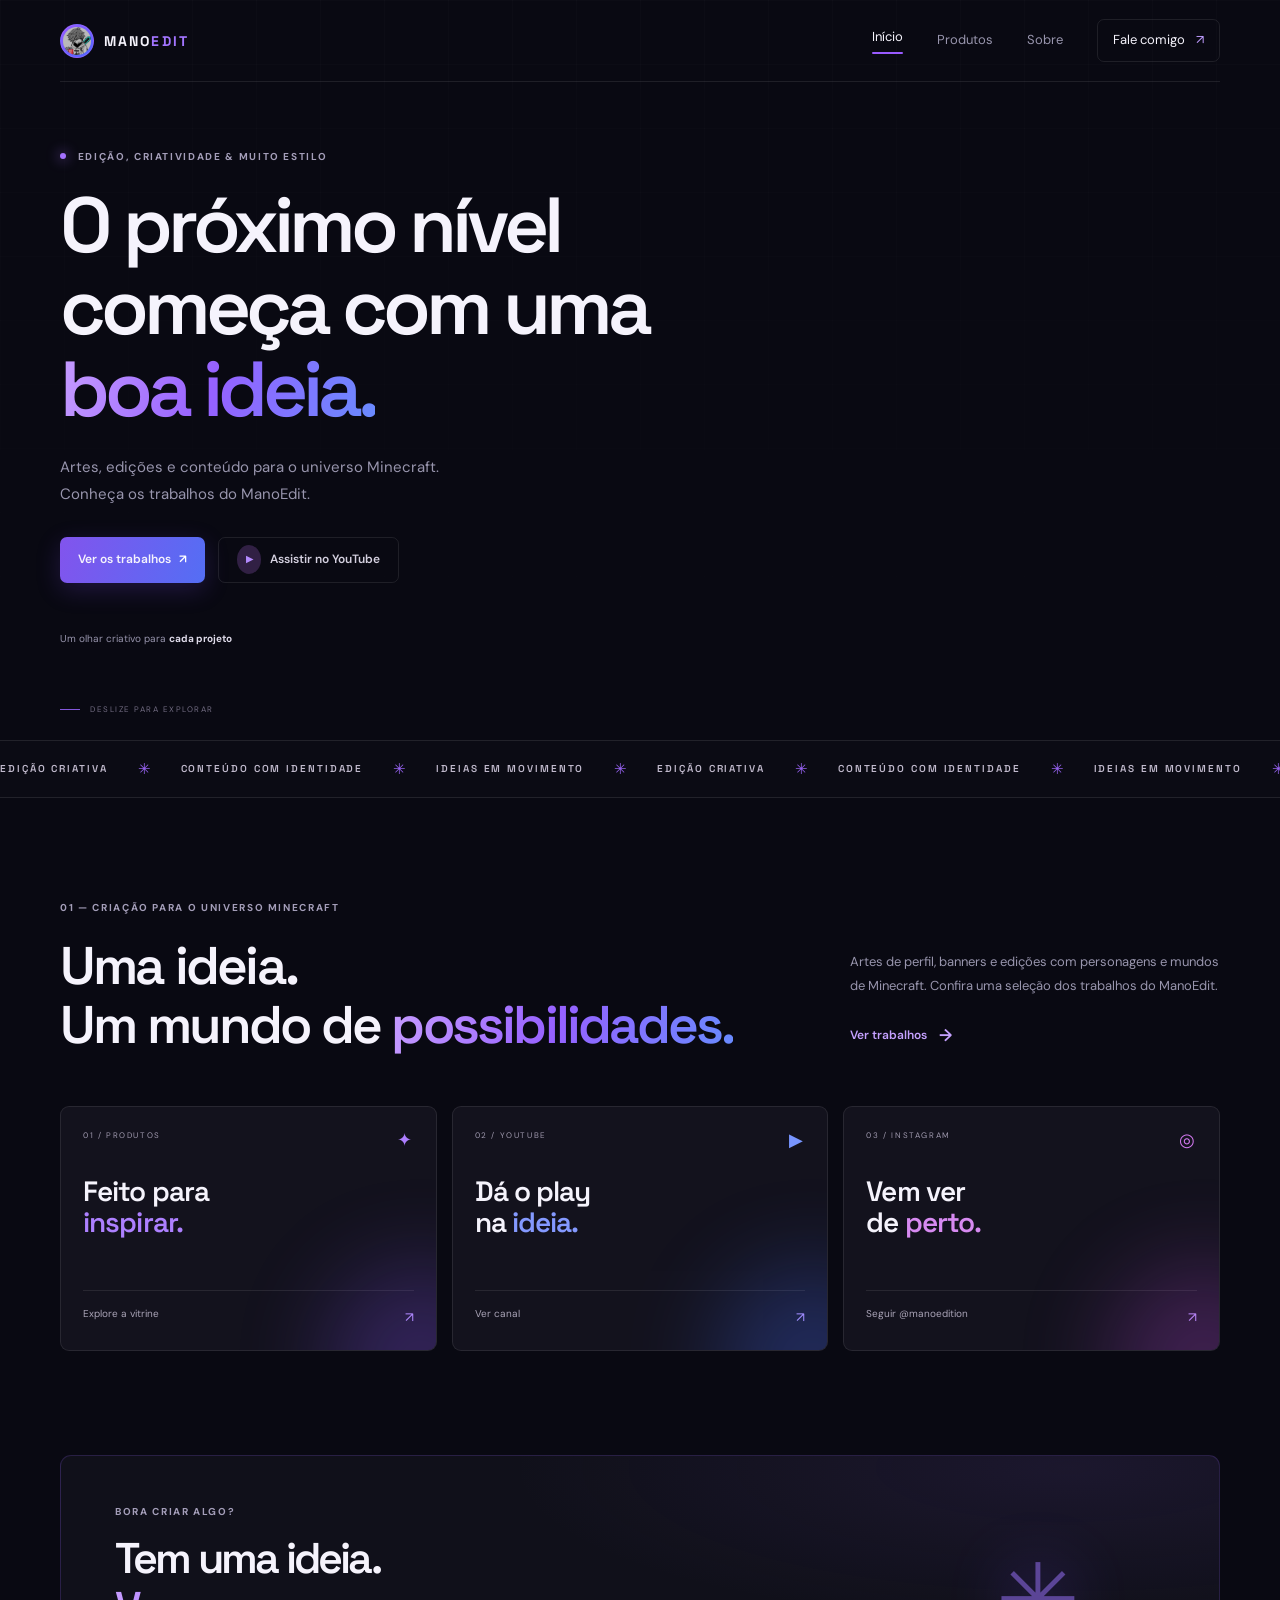
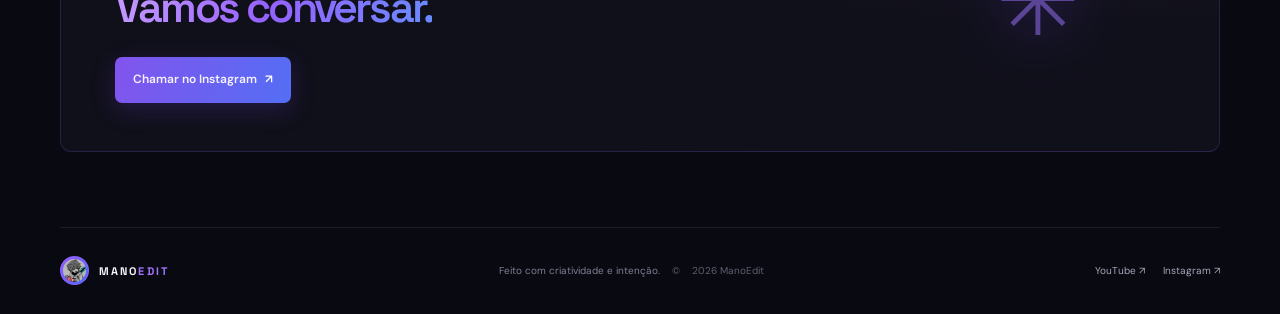
<file: index.html>
<!doctype html>
<html lang="pt-BR">
<head>
  <meta charset="utf-8">
  <meta name="viewport" content="width=device-width, initial-scale=1">
  <meta name="theme-color" content="#090912">
  <meta name="description" content="Conheça o universo ManoEdit: edições, artes para Minecraft e novidades em um só lugar.">
  <title>ManoEdit — Crie sem limites</title>
  <link rel="icon" href="assets/favicon.svg" type="image/svg+xml">
  <link rel="preconnect" href="https://fonts.googleapis.com">
  <link rel="preconnect" href="https://fonts.gstatic.com" crossorigin>
  <link href="https://fonts.googleapis.com/css2?family=DM+Sans:wght@400;500;600;700&family=Space+Grotesk:wght@400;500;600;700&display=swap" rel="stylesheet">
  <link rel="stylesheet" href="assets/css/style.css">
  <script src="assets/js/main.js" defer></script>
</head>
<body>
  <header class="site-header"><a class="brand" href="index.html" aria-label="ManoEdit, página inicial"><span class="brand-mark"><img src="assets/images/manoedit-perfil.jpg" alt=""></span><span class="brand-name">MANO<span>EDIT</span></span></a><button class="menu-toggle" aria-label="Abrir menu" aria-expanded="false"><span></span><span></span></button><nav class="main-nav" aria-label="Navegação principal"><a class="active" href="index.html">Início</a><a href="produtos.html">Produtos</a><a href="sobre.html">Sobre</a><a class="nav-cta" href="https://www.instagram.com/manoedition/" target="_blank" rel="noopener noreferrer">Fale comigo <span>↗</span></a></nav></header>
  <main>
    <section class="hero section-wrap"><div class="hero-copy"><p class="eyebrow"><span class="live-dot"></span> EDIÇÃO, CRIATIVIDADE &amp; MUITO ESTILO</p><h1>O próximo nível<br>começa com uma <span class="gradient-text">boa ideia.</span></h1><p class="hero-description">Artes, edições e conteúdo para o universo Minecraft. Conheça os trabalhos do ManoEdit.</p><div class="hero-actions"><a class="button button-primary" href="produtos.html">Ver os trabalhos <span>↗</span></a><a class="button button-quiet" href="https://www.youtube.com/@manoedition" target="_blank" rel="noopener noreferrer"><span class="play-icon">▶</span> Assistir no YouTube</a></div><div class="hero-social-proof"><p>Um olhar criativo para <strong>cada projeto</strong></p></div></div><div class="scroll-hint"><span></span> DESLIZE PARA EXPLORAR</div></section>
    <section class="ticker" aria-label="Especialidades"><div class="ticker-track"><span>EDIÇÃO CRIATIVA</span><i>✳</i><span>CONTEÚDO COM IDENTIDADE</span><i>✳</i><span>IDEIAS EM MOVIMENTO</span><i>✳</i><span>EDIÇÃO CRIATIVA</span><i>✳</i><span>CONTEÚDO COM IDENTIDADE</span><i>✳</i><span>IDEIAS EM MOVIMENTO</span><i>✳</i></div></section>
    <section class="section-wrap intro-section"><div><p class="eyebrow">01 — CRIAÇÃO PARA O UNIVERSO MINECRAFT</p><h2>Uma ideia.<br>Um mundo de <span class="gradient-text">possibilidades.</span></h2></div><div class="intro-side"><p>Artes de perfil, banners e edições com personagens e mundos de Minecraft. Confira uma seleção dos trabalhos do ManoEdit.</p><a class="text-link" href="produtos.html">Ver trabalhos <span>→</span></a></div></section>
    <section class="section-wrap feature-grid" aria-label="Explore o ManoEdit"><a class="feature-card feature-purple" href="produtos.html"><span class="feature-index">01 / PRODUTOS</span><span class="feature-icon">✦</span><span class="feature-title">Feito para<br><em>inspirar.</em></span><span class="feature-footer">Explore a vitrine <b>↗</b></span></a><a class="feature-card feature-blue" href="https://www.youtube.com/@manoedition" target="_blank" rel="noopener noreferrer"><span class="feature-index">02 / YOUTUBE</span><span class="feature-icon">▶</span><span class="feature-title">Dá o play<br>na <em>ideia.</em></span><span class="feature-footer">Ver canal <b>↗</b></span></a><a class="feature-card feature-pink" href="https://www.instagram.com/manoedition/" target="_blank" rel="noopener noreferrer"><span class="feature-index">03 / INSTAGRAM</span><span class="feature-icon">◎</span><span class="feature-title">Vem ver<br>de <em>perto.</em></span><span class="feature-footer">Seguir @manoedition <b>↗</b></span></a></section>
    <section class="section-wrap home-cta"><p class="eyebrow">BORA CRIAR ALGO?</p><h2>Tem uma ideia.<br><span class="gradient-text">Vamos conversar.</span></h2><a class="button button-primary" href="https://www.instagram.com/manoedition/" target="_blank" rel="noopener noreferrer">Chamar no Instagram <span>↗</span></a><div class="cta-star">✳</div></section>
  </main>
  <footer class="site-footer"><a class="brand" href="index.html"><span class="brand-mark"><img src="assets/images/manoedit-perfil.jpg" alt=""></span><span class="brand-name">MANO<span>EDIT</span></span></a><p>Feito com criatividade e intenção. <span>© <span data-year></span> ManoEdit</span></p><div class="footer-links"><a href="https://www.youtube.com/@manoedition" target="_blank" rel="noopener noreferrer">YouTube ↗</a><a href="https://www.instagram.com/manoedition/" target="_blank" rel="noopener noreferrer">Instagram ↗</a></div></footer>
</body></html>
</file>
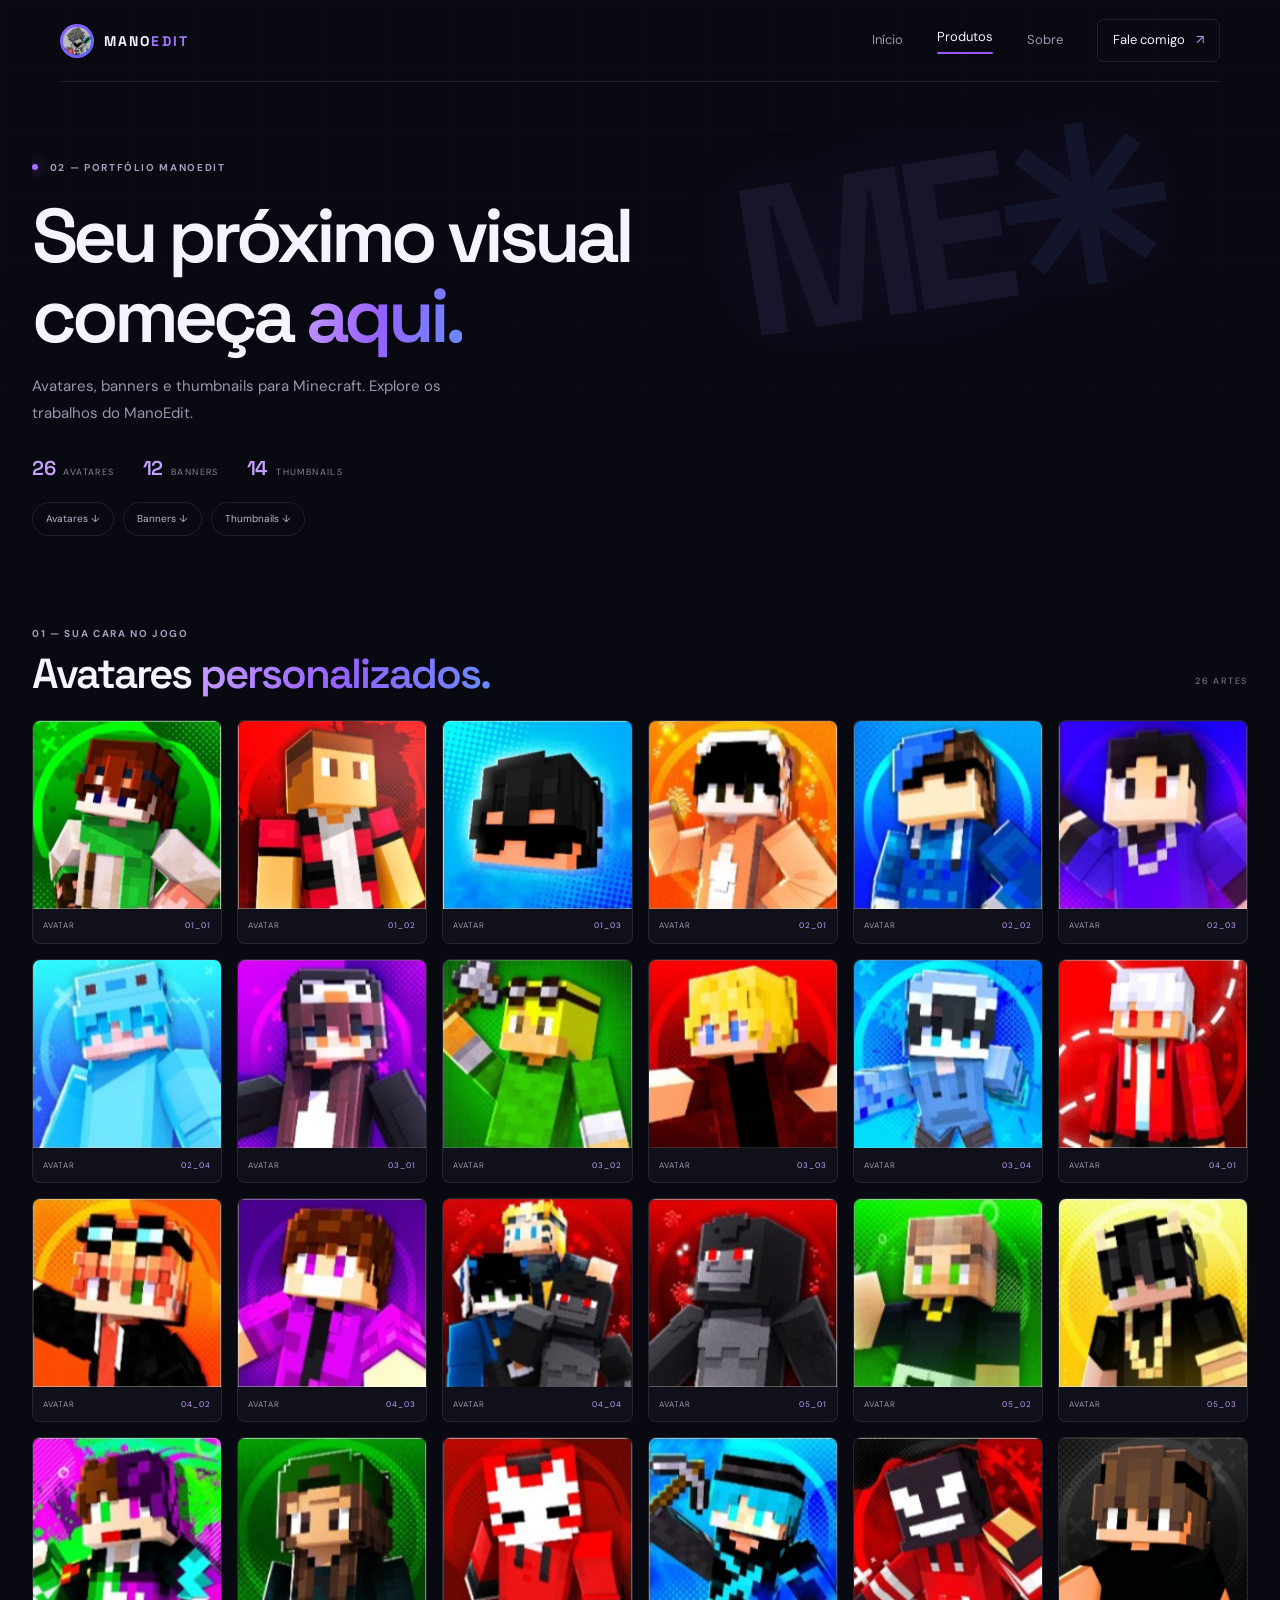
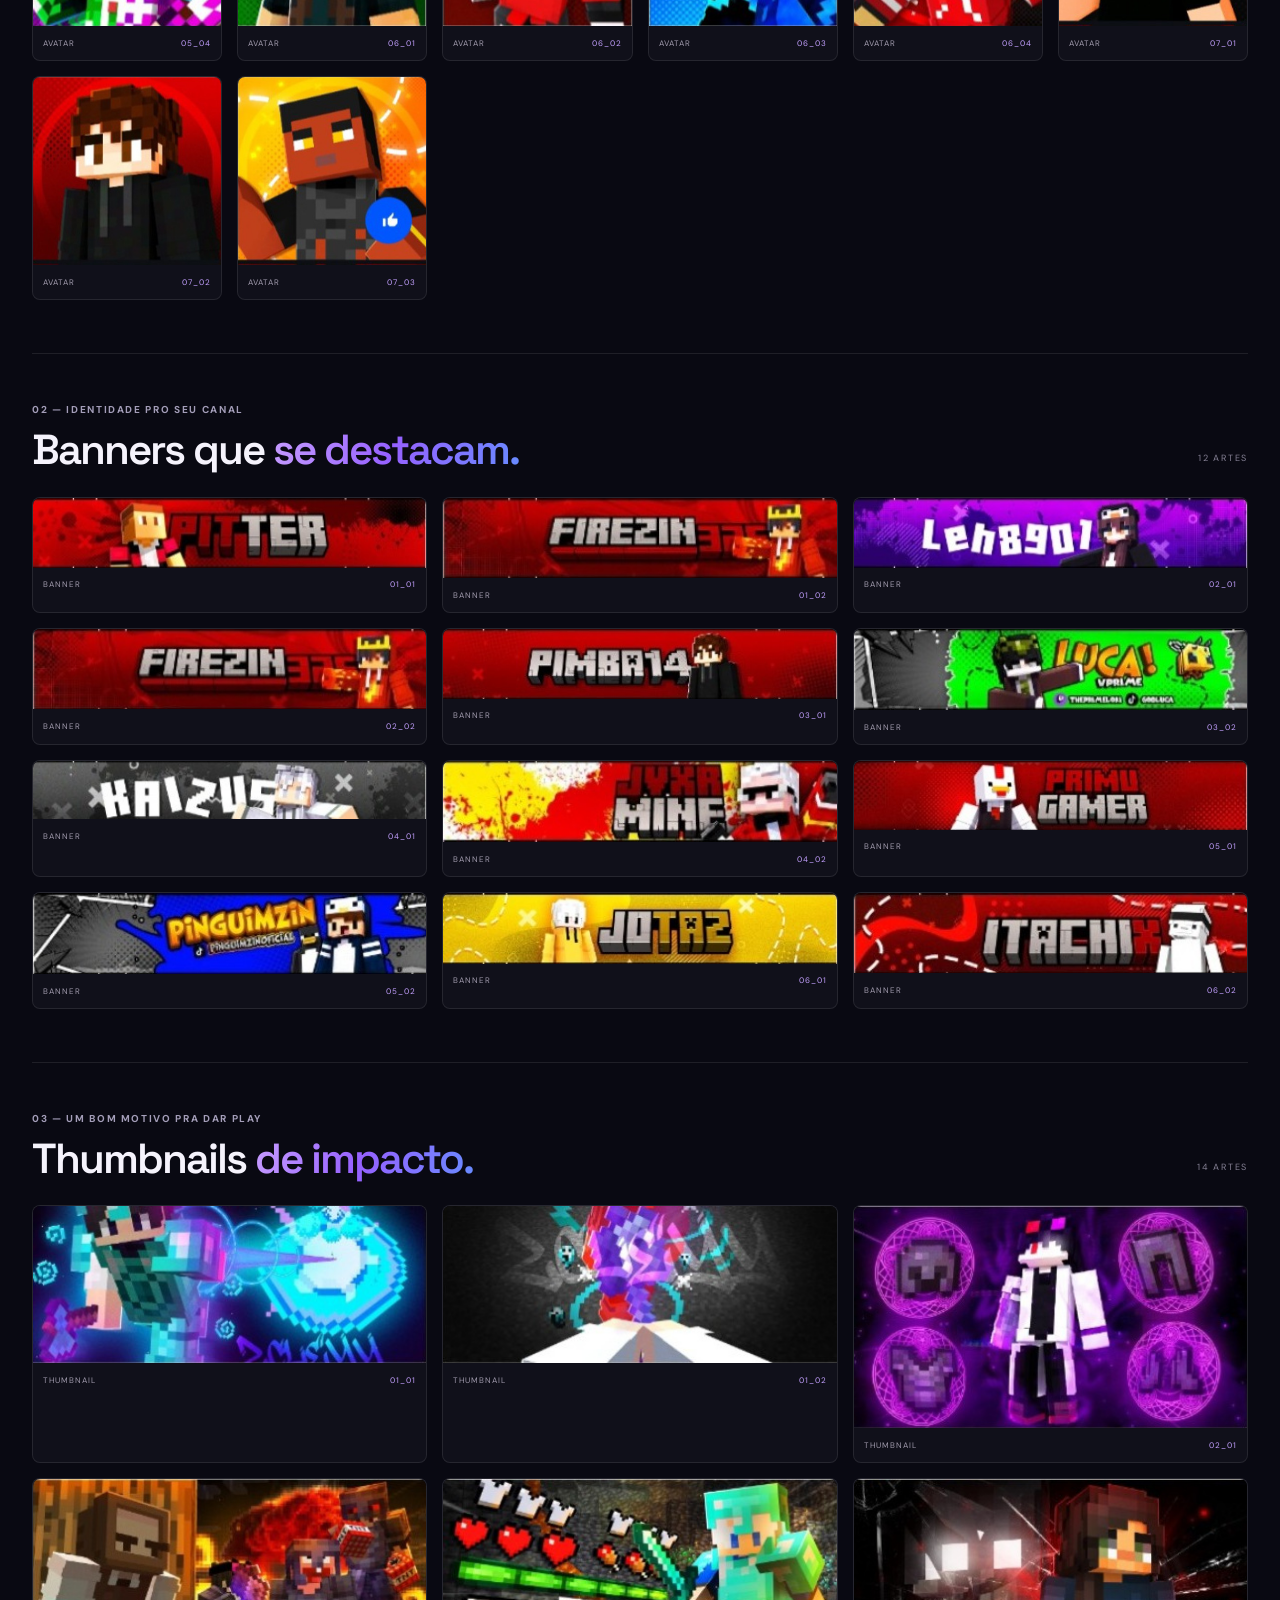
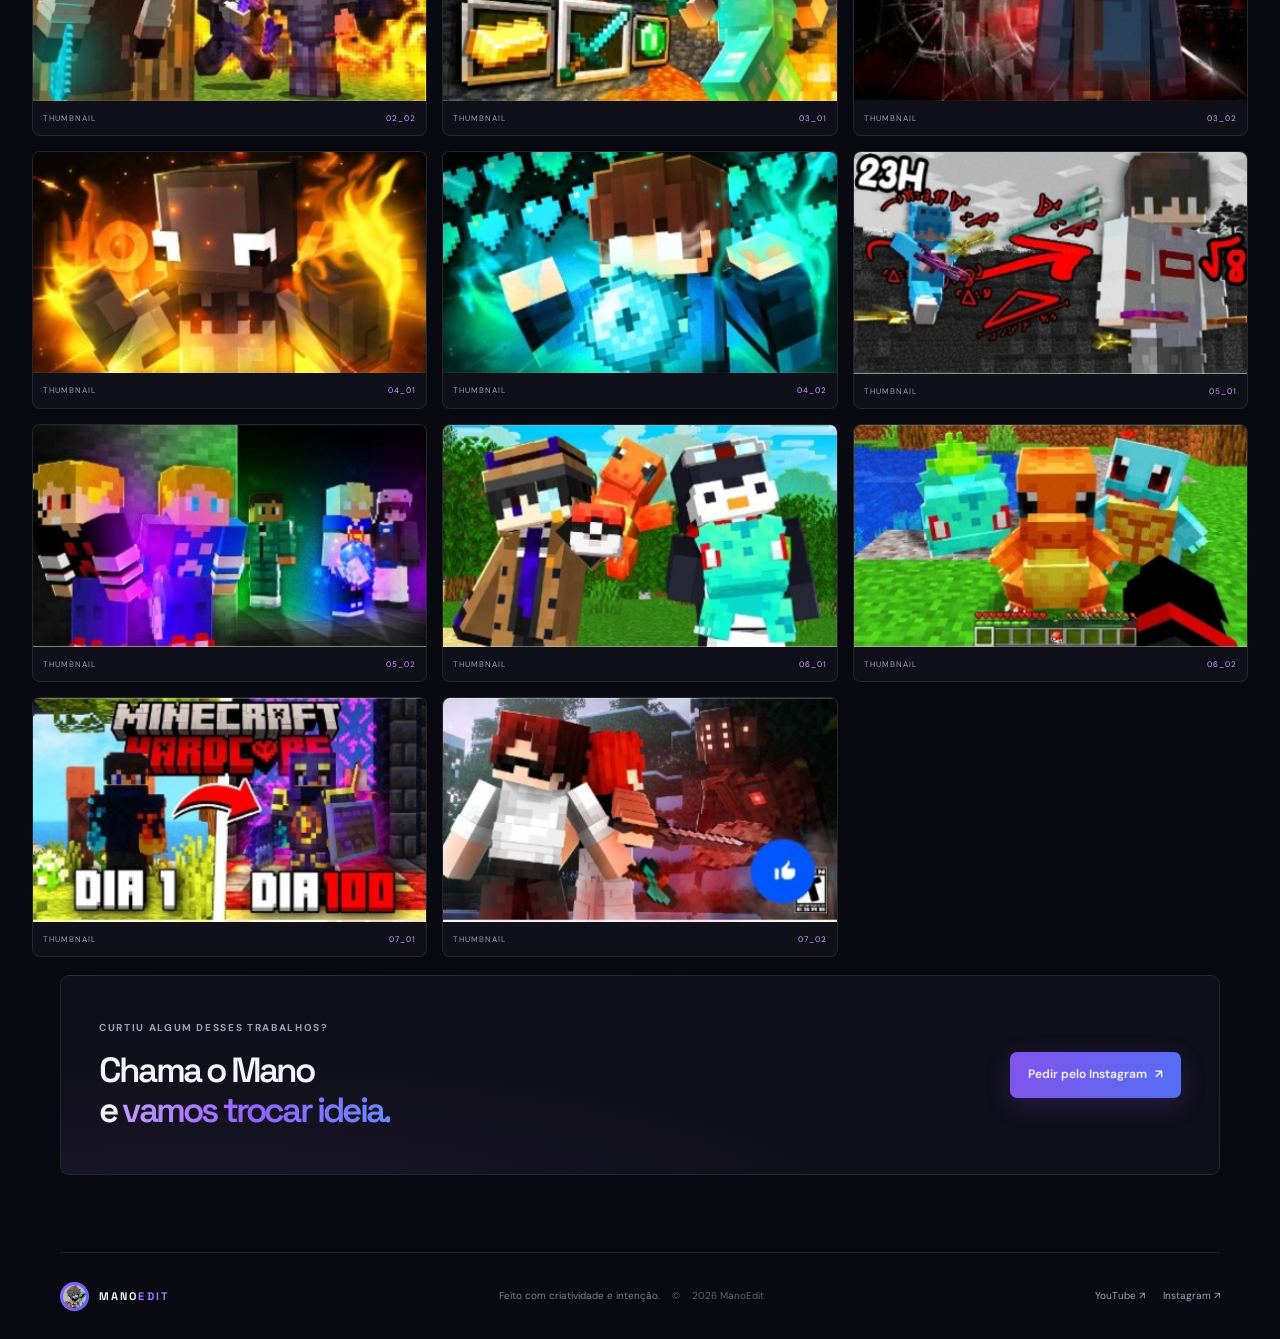
<file: produtos.html>
<!doctype html>
<html lang="pt-BR">
<head>
  <meta charset="utf-8">
  <meta name="viewport" content="width=device-width, initial-scale=1">
  <meta name="theme-color" content="#090912">
  <meta name="description" content="Portfólio ManoEdit: avatares, banners e thumbnails de Minecraft.">
  <title>Portfólio — ManoEdit</title>
  <link rel="icon" href="assets/favicon.svg" type="image/svg+xml">
  <link rel="preconnect" href="https://fonts.googleapis.com">
  <link rel="preconnect" href="https://fonts.gstatic.com" crossorigin>
  <link href="https://fonts.googleapis.com/css2?family=DM+Sans:wght@400;500;600;700&family=Space+Grotesk:wght@400;500;600;700&display=swap" rel="stylesheet">
  <link rel="stylesheet" href="assets/css/style.css">
  <script src="assets/js/main.js" defer></script>
</head>
<body>
  <header class="site-header"><a class="brand" href="index.html" aria-label="ManoEdit, página inicial"><span class="brand-mark"><img src="assets/images/manoedit-perfil.jpg" alt=""></span><span class="brand-name">MANO<span>EDIT</span></span></a><button class="menu-toggle" aria-label="Abrir menu" aria-expanded="false"><span></span><span></span></button><nav class="main-nav" aria-label="Navegação principal"><a href="index.html">Início</a><a class="active" href="produtos.html">Produtos</a><a href="sobre.html">Sobre</a><a class="nav-cta" href="https://www.instagram.com/manoedition/" target="_blank" rel="noopener noreferrer">Fale comigo <span>↗</span></a></nav></header>
  <main>
    <section class="page-hero products-hero section-wrap"><p class="eyebrow"><span class="live-dot"></span> 02 — PORTFÓLIO MANOEDIT</p><h1>Seu próximo visual<br>começa <span class="gradient-text">aqui.</span></h1><p class="hero-description">Avatares, banners e thumbnails para Minecraft. Explore os trabalhos do ManoEdit.</p><div class="page-hero-decoration">ME<span>✳</span></div><div class="product-totals"><span><b>26</b> AVATARES</span><span><b>12</b> BANNERS</span><span><b>14</b> THUMBNAILS</span></div><nav class="products-jump" aria-label="Categorias do portfólio"><a href="#avatares">Avatares ↓</a><a href="#banners">Banners ↓</a><a href="#thumbnails">Thumbnails ↓</a></nav></section>
    <section class="gallery-section catalog-wide" id="avatares"><div class="gallery-heading"><div><p class="eyebrow">01 — SUA CARA NO JOGO</p><h2>Avatares <span class="gradient-text">personalizados.</span></h2></div><span class="catalog-count">26 ARTES</span></div><div class="portfolio-grid avatar-grid">        <figure class="portfolio-item avatar-item"><img src="assets/images/portfolio/avatars/avatar_01_01.jpg" alt="Arte de perfil personalizada para Minecraft" loading="lazy" decoding="async"><figcaption>Avatar <span>01_01</span></figcaption></figure>
        <figure class="portfolio-item avatar-item"><img src="assets/images/portfolio/avatars/avatar_01_02.jpg" alt="Arte de perfil personalizada para Minecraft" loading="lazy" decoding="async"><figcaption>Avatar <span>01_02</span></figcaption></figure>
        <figure class="portfolio-item avatar-item"><img src="assets/images/portfolio/avatars/avatar_01_03.jpg" alt="Arte de perfil personalizada para Minecraft" loading="lazy" decoding="async"><figcaption>Avatar <span>01_03</span></figcaption></figure>
        <figure class="portfolio-item avatar-item"><img src="assets/images/portfolio/avatars/avatar_02_01.jpg" alt="Arte de perfil personalizada para Minecraft" loading="lazy" decoding="async"><figcaption>Avatar <span>02_01</span></figcaption></figure>
        <figure class="portfolio-item avatar-item"><img src="assets/images/portfolio/avatars/avatar_02_02.jpg" alt="Arte de perfil personalizada para Minecraft" loading="lazy" decoding="async"><figcaption>Avatar <span>02_02</span></figcaption></figure>
        <figure class="portfolio-item avatar-item"><img src="assets/images/portfolio/avatars/avatar_02_03.jpg" alt="Arte de perfil personalizada para Minecraft" loading="lazy" decoding="async"><figcaption>Avatar <span>02_03</span></figcaption></figure>
        <figure class="portfolio-item avatar-item"><img src="assets/images/portfolio/avatars/avatar_02_04.jpg" alt="Arte de perfil personalizada para Minecraft" loading="lazy" decoding="async"><figcaption>Avatar <span>02_04</span></figcaption></figure>
        <figure class="portfolio-item avatar-item"><img src="assets/images/portfolio/avatars/avatar_03_01.jpg" alt="Arte de perfil personalizada para Minecraft" loading="lazy" decoding="async"><figcaption>Avatar <span>03_01</span></figcaption></figure>
        <figure class="portfolio-item avatar-item"><img src="assets/images/portfolio/avatars/avatar_03_02.jpg" alt="Arte de perfil personalizada para Minecraft" loading="lazy" decoding="async"><figcaption>Avatar <span>03_02</span></figcaption></figure>
        <figure class="portfolio-item avatar-item"><img src="assets/images/portfolio/avatars/avatar_03_03.jpg" alt="Arte de perfil personalizada para Minecraft" loading="lazy" decoding="async"><figcaption>Avatar <span>03_03</span></figcaption></figure>
        <figure class="portfolio-item avatar-item"><img src="assets/images/portfolio/avatars/avatar_03_04.jpg" alt="Arte de perfil personalizada para Minecraft" loading="lazy" decoding="async"><figcaption>Avatar <span>03_04</span></figcaption></figure>
        <figure class="portfolio-item avatar-item"><img src="assets/images/portfolio/avatars/avatar_04_01.jpg" alt="Arte de perfil personalizada para Minecraft" loading="lazy" decoding="async"><figcaption>Avatar <span>04_01</span></figcaption></figure>
        <figure class="portfolio-item avatar-item"><img src="assets/images/portfolio/avatars/avatar_04_02.jpg" alt="Arte de perfil personalizada para Minecraft" loading="lazy" decoding="async"><figcaption>Avatar <span>04_02</span></figcaption></figure>
        <figure class="portfolio-item avatar-item"><img src="assets/images/portfolio/avatars/avatar_04_03.jpg" alt="Arte de perfil personalizada para Minecraft" loading="lazy" decoding="async"><figcaption>Avatar <span>04_03</span></figcaption></figure>
        <figure class="portfolio-item avatar-item"><img src="assets/images/portfolio/avatars/avatar_04_04.jpg" alt="Arte de perfil personalizada para Minecraft" loading="lazy" decoding="async"><figcaption>Avatar <span>04_04</span></figcaption></figure>
        <figure class="portfolio-item avatar-item"><img src="assets/images/portfolio/avatars/avatar_05_01.jpg" alt="Arte de perfil personalizada para Minecraft" loading="lazy" decoding="async"><figcaption>Avatar <span>05_01</span></figcaption></figure>
        <figure class="portfolio-item avatar-item"><img src="assets/images/portfolio/avatars/avatar_05_02.jpg" alt="Arte de perfil personalizada para Minecraft" loading="lazy" decoding="async"><figcaption>Avatar <span>05_02</span></figcaption></figure>
        <figure class="portfolio-item avatar-item"><img src="assets/images/portfolio/avatars/avatar_05_03.jpg" alt="Arte de perfil personalizada para Minecraft" loading="lazy" decoding="async"><figcaption>Avatar <span>05_03</span></figcaption></figure>
        <figure class="portfolio-item avatar-item"><img src="assets/images/portfolio/avatars/avatar_05_04.jpg" alt="Arte de perfil personalizada para Minecraft" loading="lazy" decoding="async"><figcaption>Avatar <span>05_04</span></figcaption></figure>
        <figure class="portfolio-item avatar-item"><img src="assets/images/portfolio/avatars/avatar_06_01.jpg" alt="Arte de perfil personalizada para Minecraft" loading="lazy" decoding="async"><figcaption>Avatar <span>06_01</span></figcaption></figure>
        <figure class="portfolio-item avatar-item"><img src="assets/images/portfolio/avatars/avatar_06_02.jpg" alt="Arte de perfil personalizada para Minecraft" loading="lazy" decoding="async"><figcaption>Avatar <span>06_02</span></figcaption></figure>
        <figure class="portfolio-item avatar-item"><img src="assets/images/portfolio/avatars/avatar_06_03.jpg" alt="Arte de perfil personalizada para Minecraft" loading="lazy" decoding="async"><figcaption>Avatar <span>06_03</span></figcaption></figure>
        <figure class="portfolio-item avatar-item"><img src="assets/images/portfolio/avatars/avatar_06_04.jpg" alt="Arte de perfil personalizada para Minecraft" loading="lazy" decoding="async"><figcaption>Avatar <span>06_04</span></figcaption></figure>
        <figure class="portfolio-item avatar-item"><img src="assets/images/portfolio/avatars/avatar_07_01.jpg" alt="Arte de perfil personalizada para Minecraft" loading="lazy" decoding="async"><figcaption>Avatar <span>07_01</span></figcaption></figure>
        <figure class="portfolio-item avatar-item"><img src="assets/images/portfolio/avatars/avatar_07_02.jpg" alt="Arte de perfil personalizada para Minecraft" loading="lazy" decoding="async"><figcaption>Avatar <span>07_02</span></figcaption></figure>
        <figure class="portfolio-item avatar-item"><img src="assets/images/portfolio/avatars/avatar_07_03.jpg" alt="Arte de perfil personalizada para Minecraft" loading="lazy" decoding="async"><figcaption>Avatar <span>07_03</span></figcaption></figure></div></section>
    <section class="gallery-section catalog-wide" id="banners"><div class="gallery-heading"><div><p class="eyebrow">02 — IDENTIDADE PRO SEU CANAL</p><h2>Banners que <span class="gradient-text">se destacam.</span></h2></div><span class="catalog-count">12 ARTES</span></div><div class="portfolio-grid banner-grid">        <figure class="portfolio-item banner-item"><img src="assets/images/portfolio/banners/banner_01_01.jpg" alt="Banner personalizado para canal de Minecraft" loading="lazy" decoding="async"><figcaption>Banner <span>01_01</span></figcaption></figure>
        <figure class="portfolio-item banner-item"><img src="assets/images/portfolio/banners/banner_01_02.jpg" alt="Banner personalizado para canal de Minecraft" loading="lazy" decoding="async"><figcaption>Banner <span>01_02</span></figcaption></figure>
        <figure class="portfolio-item banner-item"><img src="assets/images/portfolio/banners/banner_02_01.jpg" alt="Banner personalizado para canal de Minecraft" loading="lazy" decoding="async"><figcaption>Banner <span>02_01</span></figcaption></figure>
        <figure class="portfolio-item banner-item"><img src="assets/images/portfolio/banners/banner_02_02.jpg" alt="Banner personalizado para canal de Minecraft" loading="lazy" decoding="async"><figcaption>Banner <span>02_02</span></figcaption></figure>
        <figure class="portfolio-item banner-item"><img src="assets/images/portfolio/banners/banner_03_01.jpg" alt="Banner personalizado para canal de Minecraft" loading="lazy" decoding="async"><figcaption>Banner <span>03_01</span></figcaption></figure>
        <figure class="portfolio-item banner-item"><img src="assets/images/portfolio/banners/banner_03_02.jpg" alt="Banner personalizado para canal de Minecraft" loading="lazy" decoding="async"><figcaption>Banner <span>03_02</span></figcaption></figure>
        <figure class="portfolio-item banner-item"><img src="assets/images/portfolio/banners/banner_04_01.jpg" alt="Banner personalizado para canal de Minecraft" loading="lazy" decoding="async"><figcaption>Banner <span>04_01</span></figcaption></figure>
        <figure class="portfolio-item banner-item"><img src="assets/images/portfolio/banners/banner_04_02.jpg" alt="Banner personalizado para canal de Minecraft" loading="lazy" decoding="async"><figcaption>Banner <span>04_02</span></figcaption></figure>
        <figure class="portfolio-item banner-item"><img src="assets/images/portfolio/banners/banner_05_01.jpg" alt="Banner personalizado para canal de Minecraft" loading="lazy" decoding="async"><figcaption>Banner <span>05_01</span></figcaption></figure>
        <figure class="portfolio-item banner-item"><img src="assets/images/portfolio/banners/banner_05_02.jpg" alt="Banner personalizado para canal de Minecraft" loading="lazy" decoding="async"><figcaption>Banner <span>05_02</span></figcaption></figure>
        <figure class="portfolio-item banner-item"><img src="assets/images/portfolio/banners/banner_06_01.jpg" alt="Banner personalizado para canal de Minecraft" loading="lazy" decoding="async"><figcaption>Banner <span>06_01</span></figcaption></figure>
        <figure class="portfolio-item banner-item"><img src="assets/images/portfolio/banners/banner_06_02.jpg" alt="Banner personalizado para canal de Minecraft" loading="lazy" decoding="async"><figcaption>Banner <span>06_02</span></figcaption></figure></div></section>
    <section class="gallery-section catalog-wide" id="thumbnails"><div class="gallery-heading"><div><p class="eyebrow">03 — UM BOM MOTIVO PRA DAR PLAY</p><h2>Thumbnails <span class="gradient-text">de impacto.</span></h2></div><span class="catalog-count">14 ARTES</span></div><div class="portfolio-grid thumbnail-grid">        <figure class="portfolio-item thumbnail-item"><img src="assets/images/portfolio/thumbnails/thumbnail_01_01.jpg" alt="Thumbnail editada para vídeo de Minecraft" loading="lazy" decoding="async"><figcaption>Thumbnail <span>01_01</span></figcaption></figure>
        <figure class="portfolio-item thumbnail-item"><img src="assets/images/portfolio/thumbnails/thumbnail_01_02.jpg" alt="Thumbnail editada para vídeo de Minecraft" loading="lazy" decoding="async"><figcaption>Thumbnail <span>01_02</span></figcaption></figure>
        <figure class="portfolio-item thumbnail-item"><img src="assets/images/portfolio/thumbnails/thumbnail_02_01.jpg" alt="Thumbnail editada para vídeo de Minecraft" loading="lazy" decoding="async"><figcaption>Thumbnail <span>02_01</span></figcaption></figure>
        <figure class="portfolio-item thumbnail-item"><img src="assets/images/portfolio/thumbnails/thumbnail_02_02.jpg" alt="Thumbnail editada para vídeo de Minecraft" loading="lazy" decoding="async"><figcaption>Thumbnail <span>02_02</span></figcaption></figure>
        <figure class="portfolio-item thumbnail-item"><img src="assets/images/portfolio/thumbnails/thumbnail_03_01.jpg" alt="Thumbnail editada para vídeo de Minecraft" loading="lazy" decoding="async"><figcaption>Thumbnail <span>03_01</span></figcaption></figure>
        <figure class="portfolio-item thumbnail-item"><img src="assets/images/portfolio/thumbnails/thumbnail_03_02.jpg" alt="Thumbnail editada para vídeo de Minecraft" loading="lazy" decoding="async"><figcaption>Thumbnail <span>03_02</span></figcaption></figure>
        <figure class="portfolio-item thumbnail-item"><img src="assets/images/portfolio/thumbnails/thumbnail_04_01.jpg" alt="Thumbnail editada para vídeo de Minecraft" loading="lazy" decoding="async"><figcaption>Thumbnail <span>04_01</span></figcaption></figure>
        <figure class="portfolio-item thumbnail-item"><img src="assets/images/portfolio/thumbnails/thumbnail_04_02.jpg" alt="Thumbnail editada para vídeo de Minecraft" loading="lazy" decoding="async"><figcaption>Thumbnail <span>04_02</span></figcaption></figure>
        <figure class="portfolio-item thumbnail-item"><img src="assets/images/portfolio/thumbnails/thumbnail_05_01.jpg" alt="Thumbnail editada para vídeo de Minecraft" loading="lazy" decoding="async"><figcaption>Thumbnail <span>05_01</span></figcaption></figure>
        <figure class="portfolio-item thumbnail-item"><img src="assets/images/portfolio/thumbnails/thumbnail_05_02.jpg" alt="Thumbnail editada para vídeo de Minecraft" loading="lazy" decoding="async"><figcaption>Thumbnail <span>05_02</span></figcaption></figure>
        <figure class="portfolio-item thumbnail-item"><img src="assets/images/portfolio/thumbnails/thumbnail_06_01.jpg" alt="Thumbnail editada para vídeo de Minecraft" loading="lazy" decoding="async"><figcaption>Thumbnail <span>06_01</span></figcaption></figure>
        <figure class="portfolio-item thumbnail-item"><img src="assets/images/portfolio/thumbnails/thumbnail_06_02.jpg" alt="Thumbnail editada para vídeo de Minecraft" loading="lazy" decoding="async"><figcaption>Thumbnail <span>06_02</span></figcaption></figure>
        <figure class="portfolio-item thumbnail-item"><img src="assets/images/portfolio/thumbnails/thumbnail_07_01.jpg" alt="Thumbnail editada para vídeo de Minecraft" loading="lazy" decoding="async"><figcaption>Thumbnail <span>07_01</span></figcaption></figure>
        <figure class="portfolio-item thumbnail-item"><img src="assets/images/portfolio/thumbnails/thumbnail_07_02.jpg" alt="Thumbnail editada para vídeo de Minecraft" loading="lazy" decoding="async"><figcaption>Thumbnail <span>07_02</span></figcaption></figure></div></section>
    <section class="section-wrap product-cta"><div><p class="eyebrow">CURTIU ALGUM DESSES TRABALHOS?</p><h2>Chama o Mano<br>e <span class="gradient-text">vamos trocar ideia.</span></h2></div><a class="button button-primary" href="https://www.instagram.com/manoedition/" target="_blank" rel="noopener noreferrer">Pedir pelo Instagram <span>↗</span></a></section>
  </main>
  <footer class="site-footer"><a class="brand" href="index.html"><span class="brand-mark"><img src="assets/images/manoedit-perfil.jpg" alt=""></span><span class="brand-name">MANO<span>EDIT</span></span></a><p>Feito com criatividade e intenção. <span>© <span data-year></span> ManoEdit</span></p><div class="footer-links"><a href="https://www.youtube.com/@manoedition" target="_blank" rel="noopener noreferrer">YouTube ↗</a><a href="https://www.instagram.com/manoedition/" target="_blank" rel="noopener noreferrer">Instagram ↗</a></div></footer>
</body>
</html>
</file>
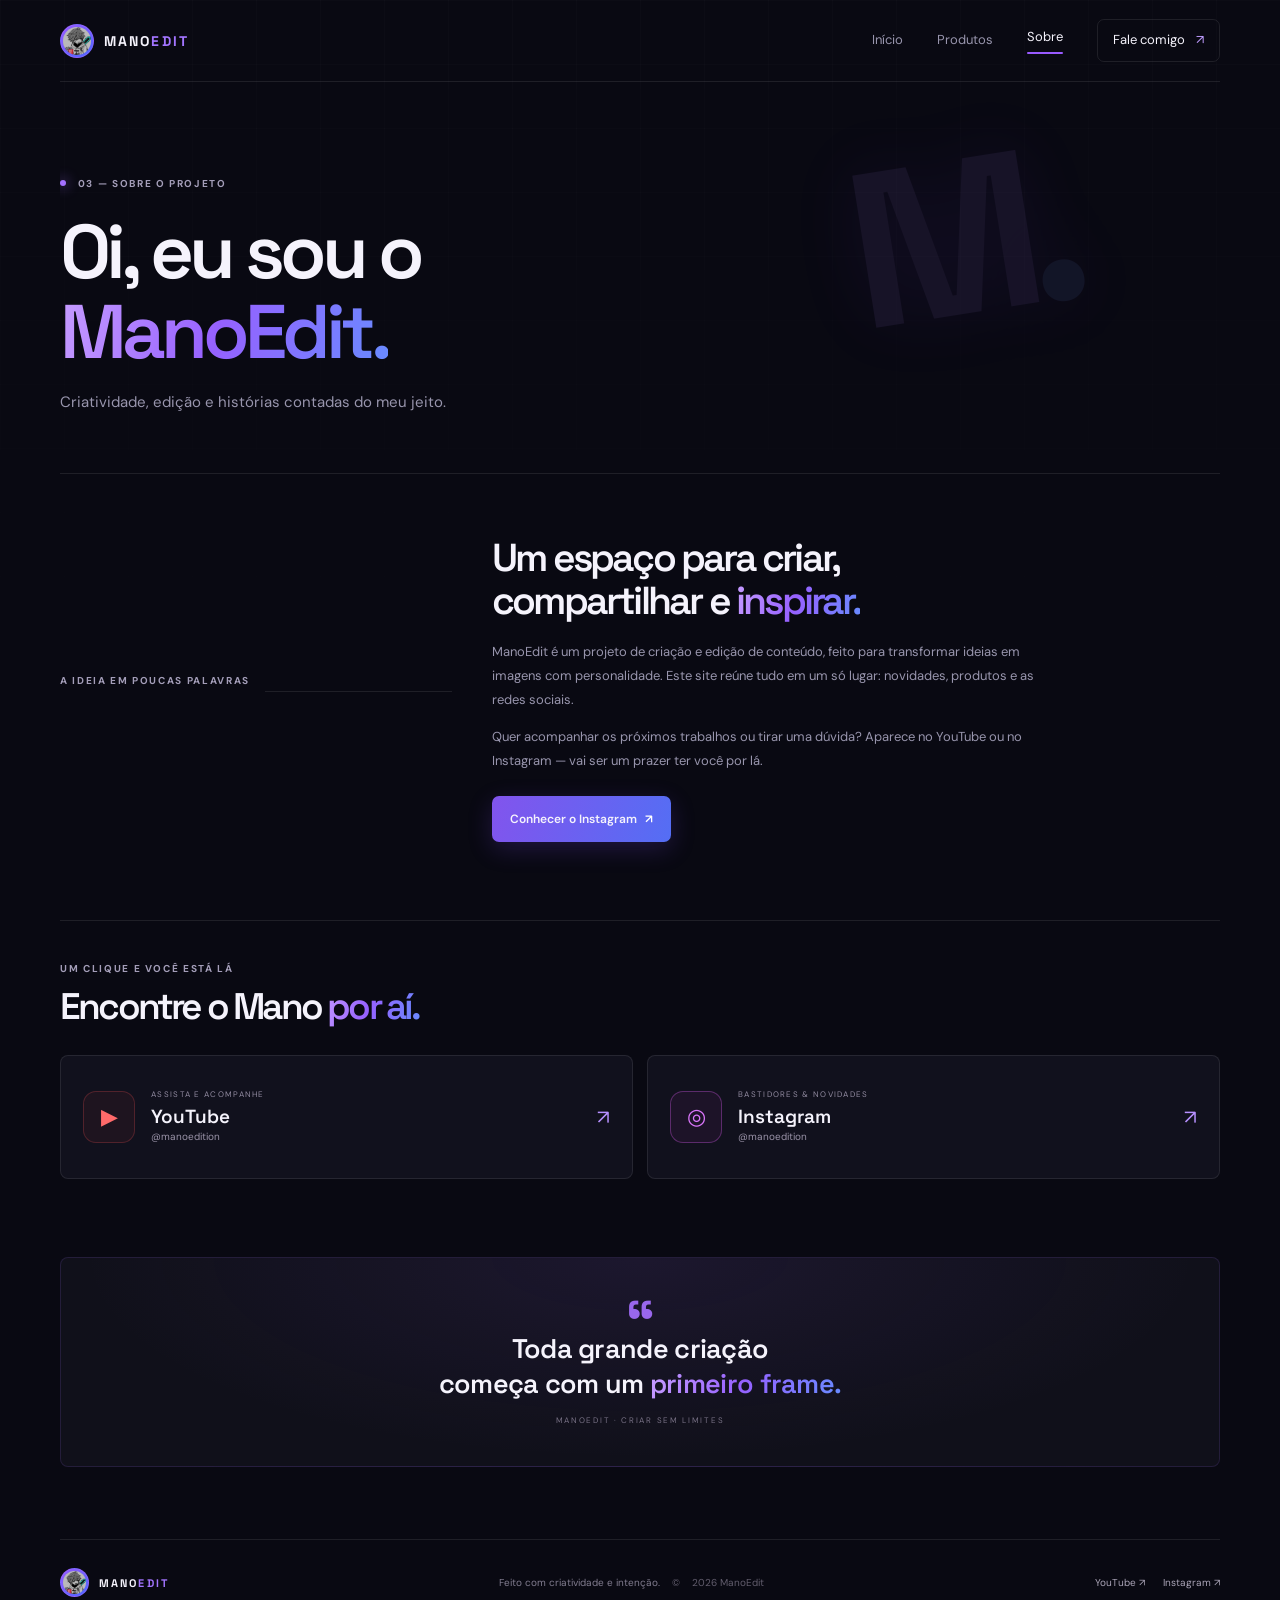
<file: sobre.html>
<!doctype html>
<html lang="pt-BR"><head><meta charset="utf-8"><meta name="viewport" content="width=device-width, initial-scale=1"><meta name="theme-color" content="#090912"><meta name="description" content="Conheça ManoEdit: criação, edição e ideias em movimento."><title>Sobre — ManoEdit</title><link rel="icon" href="assets/favicon.svg" type="image/svg+xml"><link rel="preconnect" href="https://fonts.googleapis.com"><link rel="preconnect" href="https://fonts.gstatic.com" crossorigin><link href="https://fonts.googleapis.com/css2?family=DM+Sans:wght@400;500;600;700&family=Space+Grotesk:wght@400;500;600;700&display=swap" rel="stylesheet"><link rel="stylesheet" href="assets/css/style.css"><script src="assets/js/main.js" defer></script></head><body>
<header class="site-header"><a class="brand" href="index.html" aria-label="ManoEdit, página inicial"><span class="brand-mark"><img src="assets/images/manoedit-perfil.jpg" alt=""></span><span class="brand-name">MANO<span>EDIT</span></span></a><button class="menu-toggle" aria-label="Abrir menu" aria-expanded="false"><span></span><span></span></button><nav class="main-nav" aria-label="Navegação principal"><a href="index.html">Início</a><a href="produtos.html">Produtos</a><a class="active" href="sobre.html">Sobre</a><a class="nav-cta" href="https://www.instagram.com/manoedition/" target="_blank" rel="noopener noreferrer">Fale comigo <span>↗</span></a></nav></header>
<main><section class="page-hero about-hero section-wrap"><p class="eyebrow"><span class="live-dot"></span> 03 — SOBRE O PROJETO</p><h1>Oi, eu sou o<br><span class="gradient-text">ManoEdit.</span></h1><p class="hero-description">Criatividade, edição e histórias contadas do meu jeito.</p><div class="page-hero-decoration about-decoration">M<span>.</span></div></section><section class="section-wrap about-story"><div class="story-label"><span class="eyebrow">A IDEIA EM POUCAS PALAVRAS</span><span class="story-line"></span></div><div class="story-content"><h2>Um espaço para criar,<br>compartilhar e <span class="gradient-text">inspirar.</span></h2><p>ManoEdit é um projeto de criação e edição de conteúdo, feito para transformar ideias em imagens com personalidade. Este site reúne tudo em um só lugar: novidades, produtos e as redes sociais.</p><p>Quer acompanhar os próximos trabalhos ou tirar uma dúvida? Aparece no YouTube ou no Instagram — vai ser um prazer ter você por lá.</p><a class="button button-primary" href="https://www.instagram.com/manoedition/" target="_blank" rel="noopener noreferrer">Conhecer o Instagram <span>↗</span></a></div></section><section class="section-wrap social-section"><div class="section-heading"><div><p class="eyebrow">UM CLIQUE E VOCÊ ESTÁ LÁ</p><h2>Encontre o Mano<span class="gradient-text"> por aí.</span></h2></div></div><div class="social-grid"><a class="social-card social-youtube" href="https://www.youtube.com/@manoedition" target="_blank" rel="noopener noreferrer"><span class="social-symbol">▶</span><span><small>ASSISTA E ACOMPANHE</small><strong>YouTube</strong><em>@manoedition</em></span><span class="social-arrow">↗</span></a><a class="social-card social-instagram" href="https://www.instagram.com/manoedition/" target="_blank" rel="noopener noreferrer"><span class="social-symbol">◎</span><span><small>BASTIDORES &amp; NOVIDADES</small><strong>Instagram</strong><em>@manoedition</em></span><span class="social-arrow">↗</span></a></div></section><section class="section-wrap about-quote"><span>“</span><p>Toda grande criação<br>começa com um <span class="gradient-text">primeiro frame.</span></p><span class="quote-caption">MANOEDIT · CRIAR SEM LIMITES</span></section></main>
<footer class="site-footer"><a class="brand" href="index.html"><span class="brand-mark"><img src="assets/images/manoedit-perfil.jpg" alt=""></span><span class="brand-name">MANO<span>EDIT</span></span></a><p>Feito com criatividade e intenção. <span>© <span data-year></span> ManoEdit</span></p><div class="footer-links"><a href="https://www.youtube.com/@manoedition" target="_blank" rel="noopener noreferrer">YouTube ↗</a><a href="https://www.instagram.com/manoedition/" target="_blank" rel="noopener noreferrer">Instagram ↗</a></div></footer></body></html>
</file>
<file: assets/css/style.css>
:root{color-scheme:dark;--bg:#090912;--panel:#11111d;--panel-2:#151523;--text:#f5f3fc;--muted:#9895ad;--purple:#995aff;--blue:#4967ff;--line:rgba(255,255,255,.09);--display:"Space Grotesk",sans-serif;--body:"DM Sans",sans-serif}*{box-sizing:border-box}html{scroll-behavior:smooth}body{margin:0;background:var(--bg);color:var(--text);font-family:var(--body);line-height:1.6;overflow-x:hidden}body::before{content:"";position:fixed;inset:0;z-index:-1;pointer-events:none;background-image:linear-gradient(rgba(255,255,255,.017) 1px,transparent 1px),linear-gradient(90deg,rgba(255,255,255,.017) 1px,transparent 1px);background-size:64px 64px;mask-image:linear-gradient(to bottom,black,transparent 80%)}a{color:inherit;text-decoration:none}button{font:inherit}.site-header,.section-wrap,.site-footer{width:min(1160px,calc(100% - 64px));margin-inline:auto}.site-header{height:82px;display:flex;align-items:center;justify-content:space-between;border-bottom:1px solid var(--line);position:relative;z-index:5}.brand{display:flex;align-items:center;gap:10px}.brand-mark{display:grid;place-items:center;width:34px;height:34px;border:1px solid rgba(160,105,255,.45);border-radius:10px;background:linear-gradient(145deg,rgba(153,90,255,.23),rgba(73,103,255,.1));font:700 20px var(--display);letter-spacing:-2px}.brand-mark>span,.brand-name>span,.art-caption>span{color:#a375ff}.brand-name{font:700 14px var(--display);letter-spacing:2.1px}.main-nav{display:flex;align-items:center;gap:34px;font-size:13px;color:var(--muted)}.main-nav>a:not(.nav-cta){transition:color .2s}.main-nav>a:hover,.main-nav>a.active{color:var(--text)}.main-nav>a.active::after{content:"";display:block;height:2px;border-radius:2px;background:var(--purple);margin-top:5px}.nav-cta{padding:10px 15px;color:var(--text);border:1px solid var(--line);border-radius:7px}.nav-cta span,.button-primary span{color:#bf9cff;margin-left:8px}.menu-toggle{display:none}.hero{min-height:604px;display:grid;grid-template-columns:1fr .92fr;align-items:center;padding-block:67px 83px;position:relative}.hero-copy{position:relative;z-index:1}.eyebrow{margin:0 0 20px;color:#a49eb9;font-size:10px;font-weight:700;letter-spacing:1.65px}.live-dot,.product-status i{display:inline-block;width:6px;height:6px;border-radius:100%;background:#a471ff;box-shadow:0 0 13px #a471ff;margin-right:8px;vertical-align:1px}.hero h1,.page-hero h1{font:600 clamp(47px,6.1vw,78px)/1.05 var(--display);letter-spacing:-5px;margin:0;max-width:620px}.gradient-text{background:linear-gradient(105deg,#c79dff 0%,#9661ff 48%,#688bff 100%);background-clip:text;-webkit-background-clip:text;color:transparent}.hero-description{max-width:420px;margin:23px 0 0;color:var(--muted);font-size:15px;line-height:1.8}.hero-actions{display:flex;align-items:center;flex-wrap:wrap;gap:13px;margin-top:29px}.button{display:inline-flex;align-items:center;justify-content:center;min-height:46px;padding:0 18px;border-radius:7px;font-size:12px;font-weight:600;transition:transform .2s,border-color .2s}.button:hover{transform:translateY(-2px)}.button-primary{background:linear-gradient(108deg,#8254ed,#546ef4);box-shadow:0 7px 24px #7045e238}.button-primary span{color:white}.button-quiet{border:1px solid var(--line);color:#d4d0df}.button-quiet:hover,.nav-cta:hover{border-color:#8b60d7}.play-icon{font-size:9px;padding:7px 8px 7px 9px;color:#b48aff;background:#312044;border-radius:50%;margin-right:9px}.hero-social-proof{display:flex;align-items:center;gap:12px;margin-top:46px}.avatar-stack{display:flex}.avatar-stack span{display:grid;place-items:center;width:25px;height:25px;margin-left:-5px;border:2px solid var(--bg);border-radius:100%;background:#343047;color:#d4b9ff;font-size:11px}.avatar-stack span:first-child{margin-left:0;background:#35265a}.avatar-stack span:nth-child(2){background:#29315b}.hero-social-proof p{font-size:10px;color:var(--muted)}.hero-social-proof strong{color:#dfdbea}.hero-art{height:440px;max-width:475px;width:100%;justify-self:end;position:relative;display:grid;place-items:center;overflow:hidden}.hero-glow{position:absolute;width:285px;height:285px;border-radius:100%;background:radial-gradient(circle,#8250f52f,transparent 72%);filter:blur(15px)}.hero-ring{position:absolute;border:1px solid #8963e539;border-radius:50%;transform:rotate(-28deg)}.ring-a{width:350px;height:150px}.ring-b{width:390px;height:180px;transform:rotate(42deg);border-color:#4984fa2e}.hero-orbit{position:absolute;width:8px;height:8px;border-radius:50%;background:#bf9cff;box-shadow:0 0 20px #b776ff}.orbit-a{top:77px;right:88px}.orbit-b{bottom:80px;left:74px;width:5px;height:5px;background:#6a8fff}.hero-core{width:215px;height:215px;border-radius:50%;display:flex;flex-direction:column;align-items:center;justify-content:center;gap:8px;position:relative;background:radial-gradient(circle at 31% 24%,#30214e 0%,#181528 51%,#10101a 74%);border:1px solid #a478f652;box-shadow:0 0 0 13px #8a5ae90a,0 0 80px #6439e828,inset 0 0 40px #9162d91a}.core-symbol{font:700 93px/.9 var(--display);letter-spacing:-11px;text-shadow:0 0 32px #9d68f955}.core-symbol span{color:#9d68ff}.core-label{font-size:8px;letter-spacing:2px;color:#aaa2bd}.float-chip{position:absolute;display:flex;align-items:center;gap:8px;padding:9px 12px;border-radius:6px;border:1px solid rgba(255,255,255,.11);background:#11111dcb;backdrop-filter:blur(8px);font-size:8px;letter-spacing:1.15px;color:#ccc5da}.chip-top{top:88px;left:9px}.chip-bottom{right:2px;bottom:92px}.chip-spark,.chip-bottom>span{color:#ab7aff}.art-caption{position:absolute;bottom:29px;right:25px;font:700 12px var(--display);letter-spacing:2px;color:#aaa1bd;text-align:right}.art-caption small{display:block;font:500 7px var(--body);letter-spacing:1.5px;color:#686579;margin-top:3px}.scroll-hint{position:absolute;left:0;bottom:24px;display:flex;align-items:center;gap:10px;font-size:8px;letter-spacing:1.5px;color:#726c82}.scroll-hint span{width:20px;height:1px;background:#8357db}.ticker{height:58px;border-block:1px solid var(--line);overflow:hidden;background:#ffffff03}.ticker-track{width:max-content;height:100%;display:flex;align-items:center;gap:30px;animation:ticker 35s linear infinite}.ticker-track span{font:600 10px var(--display);letter-spacing:1.9px;color:#c1bacd}.ticker-track i{font-style:normal;color:#9863f3;font-size:15px}@keyframes ticker{to{transform:translateX(-33.333%)}}.intro-section{padding-block:102px 52px;display:flex;justify-content:space-between;align-items:end}.intro-section h2,.section-heading h2,.home-cta h2,.product-cta h2,.about-story h2{margin:0;font:600 clamp(34px,4.3vw,53px)/1.12 var(--display);letter-spacing:-2.8px}.intro-side{max-width:370px;padding-bottom:5px}.intro-side p,.product-card>p,.story-content>p{font-size:13px;color:var(--muted);line-height:1.85}.text-link,.product-link{display:inline-flex;align-items:center;gap:12px;color:#c5a1ff;font-size:12px;font-weight:600;margin-top:11px}.text-link span{font-size:17px;transition:transform .2s}.text-link:hover span{transform:translateX(4px)}.feature-grid{display:grid;grid-template-columns:repeat(3,1fr);gap:15px;padding-bottom:104px}.feature-card{height:245px;padding:22px;display:flex;flex-direction:column;align-items:flex-start;border:1px solid var(--line);border-radius:9px;overflow:hidden;position:relative;background:#13121d;transition:transform .25s,border-color .25s}.feature-card:hover,.product-card:hover{transform:translateY(-4px);border-color:#8d65d55c}.feature-card::after{position:absolute;content:"";width:190px;height:190px;border-radius:50%;filter:blur(47px);right:-80px;bottom:-106px;opacity:.28}.feature-purple::after{background:#8653f7}.feature-blue::after{background:#486eff}.feature-pink::after{background:#b548d7}.feature-index{font-size:8px;letter-spacing:1.6px;color:#a09aaf}.feature-icon{position:absolute;right:24px;top:19px;color:#ad7eff;font-size:18px}.feature-blue .feature-icon{color:#7895ff}.feature-pink .feature-icon{color:#d278ef}.feature-title{font:600 28px/1.11 var(--display);letter-spacing:-.9px;margin-top:34px}.feature-title em{font-style:normal;color:#ad80ff}.feature-blue .feature-title em{color:#8499ff}.feature-pink .feature-title em{color:#d78af1}.feature-footer{display:flex;justify-content:space-between;width:100%;margin-top:auto;padding-top:15px;border-top:1px solid var(--line);font-size:10px;color:#aaa4b7}.feature-footer b{font-weight:400;color:#b996ff;font-size:14px}.home-cta{min-height:295px;margin-bottom:75px;padding:48px 54px;border:1px solid #815ae135;border-radius:11px;position:relative;overflow:hidden;background:radial-gradient(ellipse at 87% 4%,#6241a224,transparent 39%),#10101a}.home-cta .eyebrow,.product-cta .eyebrow{margin-bottom:15px}.home-cta h2,.product-cta h2{font-size:43px}.home-cta .button{margin-top:25px}.cta-star{position:absolute;right:12%;top:50%;transform:translateY(-52%);font-size:100px;color:#9770fa;opacity:.55;text-shadow:0 0 64px #754deb}.site-footer{min-height:87px;border-top:1px solid var(--line);display:flex;align-items:center;justify-content:space-between;gap:20px}.site-footer .brand-mark{width:29px;height:29px;font-size:17px}.site-footer .brand-name{font-size:11px}.site-footer>p{font-size:10px;color:#827d90}.site-footer>p span{margin-left:9px;color:#625d6d}.footer-links{display:flex;gap:18px;font-size:10px;color:#aaa4b7}.footer-links a:hover{color:#c19cff}.page-hero{min-height:355px;padding-top:94px;padding-bottom:57px;position:relative;overflow:hidden}.page-hero h1{font-size:clamp(49px,6.4vw,76px)}.page-hero .hero-description{max-width:470px;margin-top:17px}.page-hero-decoration{position:absolute;right:8%;top:57px;font:700 210px/.9 var(--display);letter-spacing:-20px;color:#a578ff;opacity:.10;transform:rotate(-9deg);text-shadow:0 0 75px #8247ed}.page-hero-decoration span{color:#6d8eff}.catalog-section{padding-top:17px;padding-bottom:69px}.section-heading{display:flex;align-items:end;justify-content:space-between;margin-bottom:27px}.section-heading .eyebrow{margin-bottom:9px}.section-heading h2{font-size:36px}.catalog-count{padding-bottom:8px;font-size:9px;letter-spacing:1.7px;color:#858094}.product-grid{display:grid;grid-template-columns:repeat(3,1fr);gap:15px}.product-card{border:1px solid var(--line);border-radius:9px;overflow:hidden;background:#10101a;transition:transform .25s,border-color .25s}.product-art{height:202px;margin:10px;border-radius:5px;position:relative;overflow:hidden;display:grid;place-items:center}.art-presets{background:radial-gradient(ellipse at 48% 52%,#7047b772,transparent 52%),linear-gradient(135deg,#28203f,#12121e 74%)}.product-sticker{position:absolute;top:13px;left:13px;width:28px;height:28px;border:1px solid #ffffff27;border-radius:50%;display:grid;place-items:center;font-size:9px;color:#d9c6ff}.art-window{width:190px;height:110px;border:1px solid #dbcbff3d;border-radius:6px;background:#181622cc;box-shadow:0 12px 40px #06050b83;display:flex;flex-direction:column;justify-content:center;padding:13px 16px;transform:rotate(-5deg);position:relative}.art-window>span{font-size:8px;letter-spacing:3px;color:#c09bff}.art-window>b{font:600 23px/.98 var(--display);letter-spacing:-1px;margin-top:6px}.art-window>i{font:normal 7px var(--body);letter-spacing:5px;color:#d1c4ef;margin-top:7px}.art-doodle{position:absolute;right:43px;top:35px;color:#b68aff;font-size:29px}.art-overlays{background:radial-gradient(ellipse at 85% 20%,#2749a359,transparent 50%),linear-gradient(160deg,#141b31,#10101a 72%)}.overlay-lines{display:flex;flex-direction:column;font:700 36px/.83 var(--display);letter-spacing:-2px;transform:rotate(-9deg);text-shadow:0 0 29px #718bff48}.overlay-lines>b:nth-child(2){color:#abc0ff}.overlay-lines>b:nth-child(3){color:#6686fd}.overlay-lines>b span{color:#b189ff}.art-play{position:absolute;right:23px;top:29px;border:1px solid #a8bbff53;color:#c3ceff;padding:9px 11px;border-radius:50%;font-size:11px}.art-timecode{position:absolute;bottom:15px;right:14px;font-size:8px;letter-spacing:1px;color:#7d89b1}.art-project{background:radial-gradient(ellipse at 52% 50%,#3e3272,#19162d 55%,#12121c 100%)}.project-orb{width:110px;height:110px;border:1px solid #c7a9ff7a;border-radius:50%;position:relative;box-shadow:0 0 55px #9262ed35,inset 0 0 30px #8868db3e}.project-orb::before,.project-orb::after{content:"";position:absolute;inset:12px;border:1px solid #aa8be95e;border-radius:50%;transform:rotateX(70deg) rotate(-22deg)}.project-orb::after{transform:rotateY(70deg) rotate(22deg)}.project-label{position:absolute;left:19px;bottom:19px;font:700 11px/1.35 var(--display);letter-spacing:1.4px;color:#d7c5ff}.project-plus{position:absolute;right:18px;top:17px;font-size:19px;color:#b992ff}.product-meta{display:flex;align-items:center;justify-content:space-between;gap:6px;padding:8px 15px 0}.product-category{font-size:8px;letter-spacing:1.1px;color:#9d97ab}.product-status{font-size:8px;color:#8e8a9a;white-space:nowrap}.product-status i{width:5px;height:5px;margin-right:3px}.product-card h3{margin:10px 15px 0;font:600 20px var(--display);letter-spacing:-.6px}.product-card>p{margin:5px 15px 14px;min-height:46px;font-size:11px}.product-link{display:flex;justify-content:space-between;padding:12px 15px;margin:0;border-top:1px solid var(--line);font-size:10px}.product-link span{font-size:14px}.catalog-note{margin:19px 0 0;font-size:10px;color:#8b8598}.catalog-note span{color:#ac81ff;margin-right:6px}.product-cta{min-height:200px;padding:30px 38px;margin-bottom:77px;border:1px solid var(--line);border-radius:9px;background:radial-gradient(ellipse at 12% 120%,#6841a222,transparent 45%),#10101a;display:flex;justify-content:space-between;align-items:center}.product-cta h2{font-size:35px}.about-decoration{right:13%;font-size:220px;opacity:.09}.about-decoration span{color:#738bff}.about-story{padding-block:62px 78px;border-top:1px solid var(--line);display:grid;grid-template-columns:.7fr 1.3fr;gap:40px}.story-label{display:flex;gap:15px;align-items:center;padding-top:5px}.story-label .eyebrow{white-space:nowrap}.story-line{height:1px;background:var(--line);width:100%}.story-content{max-width:640px}.about-story h2{font-size:39px;margin-bottom:17px}.story-content>p{max-width:565px;font-size:13px}.story-content .button{margin-top:10px}.social-section{padding-block:40px 78px;border-top:1px solid var(--line)}.social-section .section-heading h2{font-size:37px}.social-grid{display:grid;grid-template-columns:1fr 1fr;gap:14px}.social-card{min-height:124px;display:flex;align-items:center;gap:16px;padding:22px;border:1px solid var(--line);border-radius:8px;background:#11111d;transition:transform .2s,border-color .2s}.social-card:hover{transform:translateY(-3px);border-color:#8d65d55c}.social-symbol{display:grid;place-items:center;width:52px;height:52px;border:1px solid #ff54543a;border-radius:13px;background:#ff45450e;color:#ff6a6a;font-size:22px}.social-instagram .social-symbol{border-color:#d85cf155;background:#d849c610;color:#da75fa}.social-card>span:nth-child(2){display:flex;flex-direction:column}.social-card small{font-size:8px;letter-spacing:1.3px;color:#928ba1}.social-card strong{font:600 19px var(--display);margin-top:3px}.social-card em{font-style:normal;font-size:10px;color:#9b94a9}.social-arrow{margin-left:auto;font-size:20px;color:#b790ff}.about-quote{min-height:210px;margin-bottom:72px;border:1px solid #8c61e628;border-radius:8px;background:radial-gradient(ellipse at 50% 0%,#7249ba20,transparent 68%),#10101a;display:flex;flex-direction:column;align-items:center;justify-content:center;text-align:center;position:relative}.about-quote>span:first-child{height:28px;font:700 57px/.9 var(--display);color:#9967ec}.about-quote p{margin:7px 0;font:600 27px/1.3 var(--display);letter-spacing:-.7px}.quote-caption{font-size:8px;letter-spacing:1.7px;color:#797286;margin-top:6px}
@media(min-width:1300px){.hero h1{font-size:78px}}@media(max-width:760px){.site-header,.section-wrap,.site-footer{width:min(100% - 40px,540px)}.site-header{height:70px}.menu-toggle{width:38px;height:38px;display:flex;flex-direction:column;justify-content:center;align-items:center;gap:5px;border:1px solid var(--line);border-radius:7px;background:#13121c}.menu-toggle span{width:15px;height:1px;background:#e6e0ef;transition:transform .2s}.menu-toggle[aria-expanded=true] span:first-child{transform:translateY(3px) rotate(45deg)}.menu-toggle[aria-expanded=true] span:last-child{transform:translateY(-3px) rotate(-45deg)}.main-nav{position:absolute;left:-1px;right:-1px;top:calc(100% + 1px);display:none;align-items:stretch;gap:0;padding:9px 17px 15px;border:1px solid var(--line);border-top:0;border-radius:0 0 9px 9px;background:#0c0b15}.main-nav.open{display:flex;flex-direction:column}.main-nav>a:not(.nav-cta){padding:11px 0;border-bottom:1px solid var(--line)}.main-nav>a.active::after{display:none}.nav-cta{align-self:flex-start;margin-top:12px}.hero{min-height:0;grid-template-columns:1fr;padding-top:58px;padding-bottom:47px}.hero h1,.page-hero h1{font-size:clamp(48px,11vw,70px);letter-spacing:-3.8px}.hero-description{margin-top:16px;font-size:14px}.hero-art{height:330px;width:100%;justify-self:center;margin-top:19px}.hero-core{width:174px;height:174px}.core-symbol{font-size:77px}.ring-a{width:292px;height:129px}.ring-b{width:319px;height:144px}.chip-top{top:46px;left:0}.chip-bottom{right:0;bottom:58px}.art-caption{bottom:10px;right:10px}.hero-social-proof{margin-top:29px}.scroll-hint{display:none}.intro-section{padding-block:65px 26px;display:block}.intro-section h2,.section-heading h2,.home-cta h2,.product-cta h2,.about-story h2{font-size:38px;letter-spacing:-2px}.intro-side{margin-top:18px;max-width:440px}.feature-grid{grid-template-columns:1fr;padding-bottom:67px;gap:10px}.feature-card{height:200px;padding:19px}.feature-title{margin-top:21px;font-size:26px}.feature-card::after{width:150px;height:150px}.home-cta{min-height:260px;margin-bottom:57px;padding:35px 25px}.home-cta h2{font-size:37px}.cta-star{right:8%;top:43%;font-size:60px;opacity:.33}.home-cta .button{position:relative;z-index:1}.site-footer{padding-block:19px;min-height:0;display:grid;grid-template-columns:1fr auto;gap:12px}.site-footer>p{grid-column:1/-1;grid-row:2;margin:0}.footer-links{gap:12px}.page-hero{min-height:310px;padding-top:76px;padding-bottom:42px}.page-hero-decoration{right:-4%;top:65px;font-size:152px}.catalog-section{padding-top:8px;padding-bottom:55px}.section-heading{gap:12px}.section-heading h2{font-size:32px}.catalog-count{font-size:8px;white-space:nowrap}.product-grid{grid-template-columns:1fr;gap:12px}.product-art{height:215px}.product-card>p{min-height:0}.product-cta{min-height:0;padding:27px 22px;margin-bottom:55px;gap:18px;align-items:flex-start;flex-direction:column}.product-cta h2{font-size:35px}.about-story{padding-block:43px 55px;grid-template-columns:1fr;gap:9px}.story-line{display:none}.story-content{padding-top:8px}.about-story h2{font-size:34px}.social-section{padding-block:35px 56px}.social-section .section-heading h2{font-size:32px}.social-grid{grid-template-columns:1fr;gap:10px}.social-card{min-height:100px;padding:18px}.about-quote{min-height:180px;margin-bottom:54px}.about-quote p{font-size:23px}}@media(prefers-reduced-motion:reduce){*,*::before,*::after{scroll-behavior:auto!important;animation-duration:.01ms!important;transition-duration:.01ms!important}}

/* Preserve the original detail in ManoEdit portfolio crops. */
.portfolio-art{background:radial-gradient(ellipse at center,#1a1830,#10101a 75%);}
.portfolio-art>img{display:block;width:auto;height:auto;max-width:100%;max-height:100%;object-fit:contain;}
.hero-photo-art>img{width:min(70%,280px);}
.hero-social-proof{margin-top:38px;}
@media(max-width:760px){.hero-photo-art>img{width:min(70%,280px);}.hero-social-proof{margin-top:28px;}}

/* ManoEdit profile photo in the brand mark. */
.brand-mark{overflow:hidden;padding:2px;border-radius:50%;background:linear-gradient(140deg,#995aff,#4967ff);}
.brand-mark img{display:block;width:100%;height:100%;border-radius:50%;object-fit:cover;}
.hero{grid-template-columns:1fr;min-height:500px;}
.hero-copy{max-width:700px;}
@media(max-width:760px){.hero{min-height:0;}}

/* Larger ManoEdit work gallery, using the supplied portfolio images. */
.catalog-wide,.products-hero{width:min(1400px,calc(100% - 64px));margin-inline:auto;}
.products-hero{min-height:390px;padding-top:78px;padding-bottom:42px;}
.product-totals{display:flex;gap:28px;margin-top:28px;flex-wrap:wrap;}
.product-totals>span{font-size:9px;letter-spacing:1.4px;color:#898397;}
.product-totals b{font:600 20px var(--display);letter-spacing:-.5px;color:#c4a3ff;margin-right:5px;}
.products-jump{display:flex;gap:9px;flex-wrap:wrap;margin-top:21px;}
.products-jump a{font-size:10px;color:#bdb5cc;border:1px solid var(--line);border-radius:50px;padding:8px 13px;transition:background .2s,border-color .2s;}
.products-jump a:hover{background:#8656cf24;border-color:#9965e35c;}
.gallery-section{width:min(1400px,calc(100% - 64px));margin:0 auto;padding:48px 0 18px;scroll-margin-top:30px;}
.gallery-heading{display:flex;justify-content:space-between;align-items:end;margin-bottom:23px;}
.gallery-heading .eyebrow{margin-bottom:8px;}
.gallery-heading h2{margin:0;font:600 clamp(29px,3.4vw,42px)/1.12 var(--display);letter-spacing:-2px;}
.portfolio-grid{display:grid;gap:15px;}
.avatar-grid{grid-template-columns:repeat(6,minmax(0,1fr));}
.banner-grid,.thumbnail-grid{grid-template-columns:repeat(3,minmax(0,1fr));}
.portfolio-item{margin:0;overflow:hidden;min-width:0;border:1px solid var(--line);border-radius:8px;background:#10101a;transition:transform .22s,border-color .22s;}
.portfolio-item:hover{transform:translateY(-3px);border-color:#9468dc77;}
.portfolio-item img{display:block;width:100%;height:auto;aspect-ratio:1/1;object-fit:cover;background:#141321;}
.banner-item img{aspect-ratio:1.62/1;object-fit:contain;background:#0a0a10;}
.thumbnail-item img{aspect-ratio:16/9;object-fit:cover;}
.portfolio-item figcaption{display:flex;justify-content:space-between;align-items:center;min-height:34px;padding:0 10px;color:#a19bad;font-size:8px;letter-spacing:1px;text-transform:uppercase;}
.portfolio-item figcaption span{color:#c3a0ff;font-variant-numeric:tabular-nums;}
.gallery-section+.gallery-section{border-top:1px solid var(--line);margin-top:35px;}
@media(max-width:1050px){.catalog-wide,.products-hero,.gallery-section{width:min(900px,calc(100% - 48px));}.avatar-grid{grid-template-columns:repeat(4,minmax(0,1fr));}}
@media(max-width:700px){.catalog-wide,.products-hero,.gallery-section{width:min(560px,calc(100% - 40px));}.products-hero{min-height:0;padding-top:63px;padding-bottom:30px;}.product-totals{gap:16px;margin-top:22px;}.gallery-section{padding-top:36px;}.gallery-heading h2{font-size:29px;}.avatar-grid{grid-template-columns:repeat(3,minmax(0,1fr));gap:10px;}.banner-grid,.thumbnail-grid{grid-template-columns:repeat(2,minmax(0,1fr));gap:10px;}}
@media(max-width:430px){.avatar-grid{grid-template-columns:repeat(2,minmax(0,1fr));}.banner-grid,.thumbnail-grid{grid-template-columns:1fr;}.portfolio-item figcaption{min-height:31px;}}

/* Show banners and thumbnails at their actual image proportions. */
.banner-item img,.thumbnail-item img{aspect-ratio:auto;height:auto;object-fit:contain;background:#0a0a10;}
.banner-grid{grid-template-columns:repeat(3,minmax(0,1fr));}
@media(max-width:700px){.banner-grid,.thumbnail-grid{grid-template-columns:repeat(2,minmax(0,1fr));}}
@media(max-width:430px){.banner-grid,.thumbnail-grid{grid-template-columns:1fr;}}
</file>
